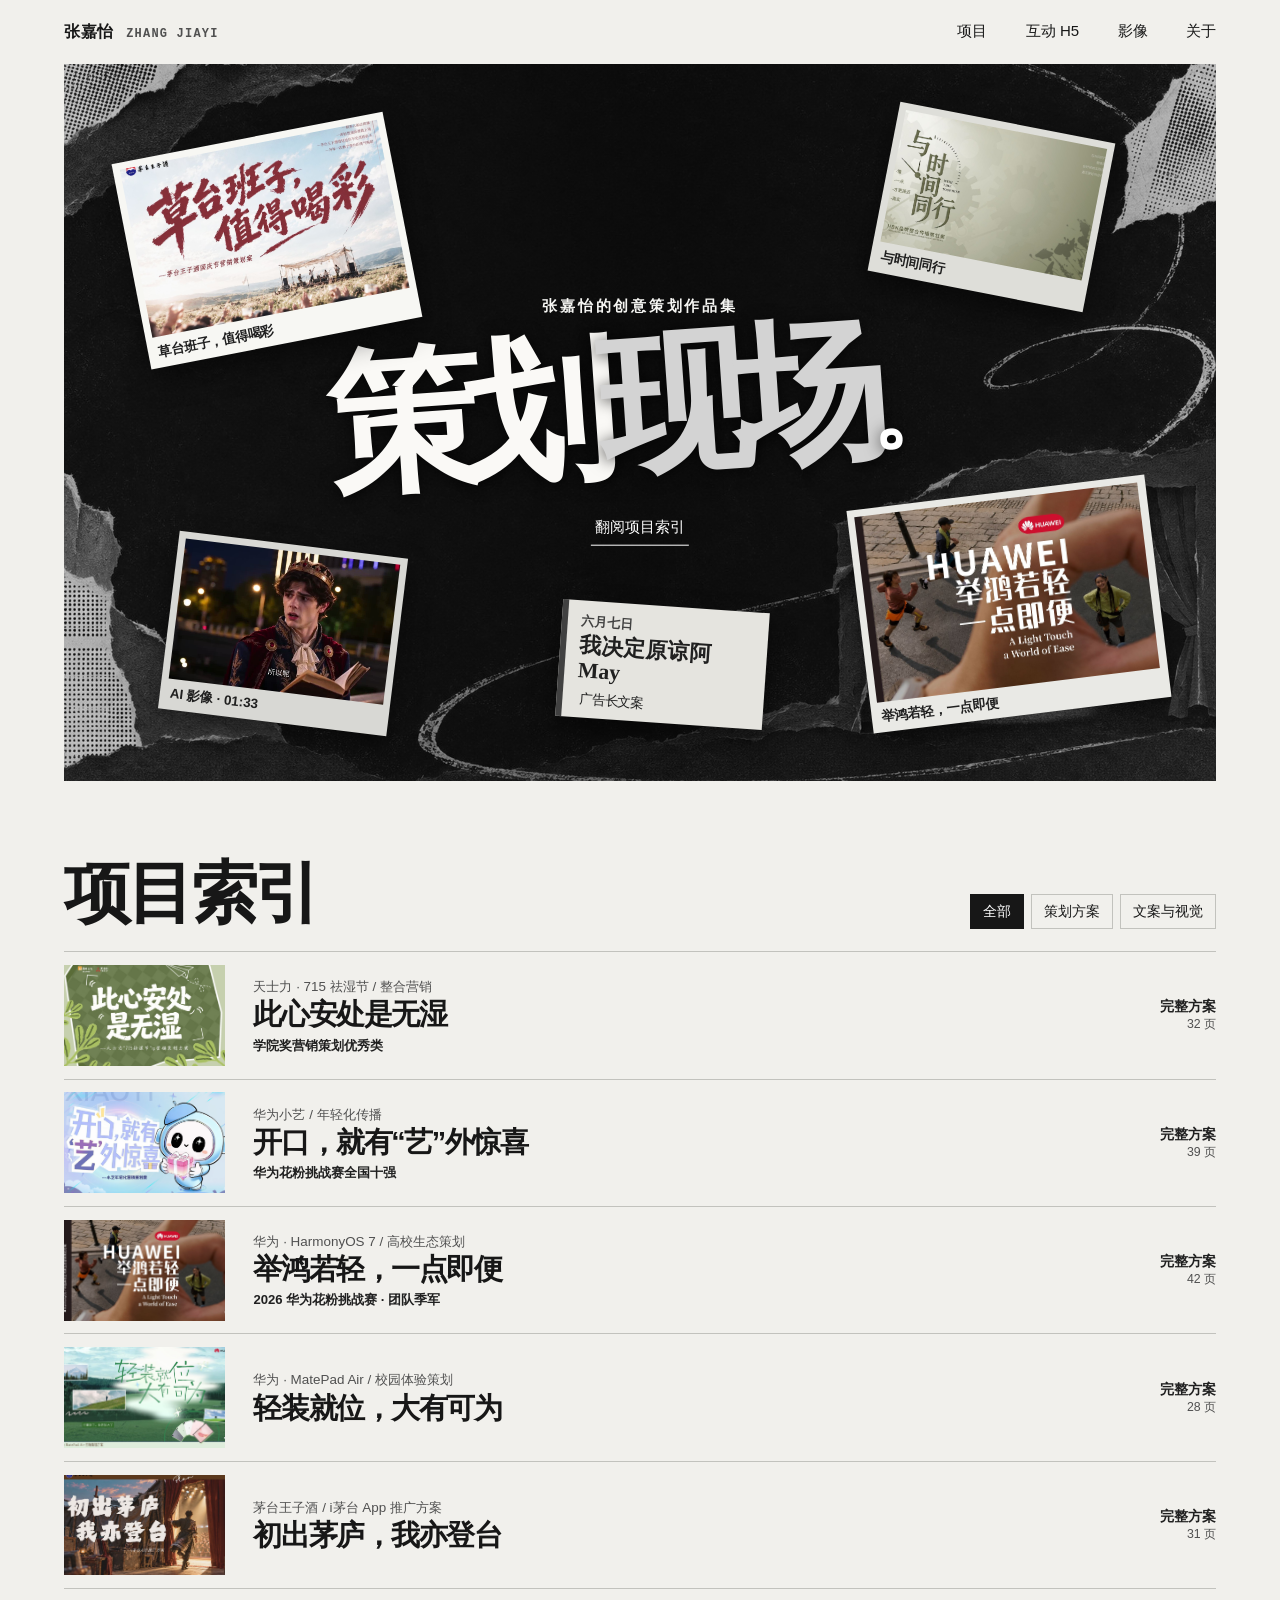
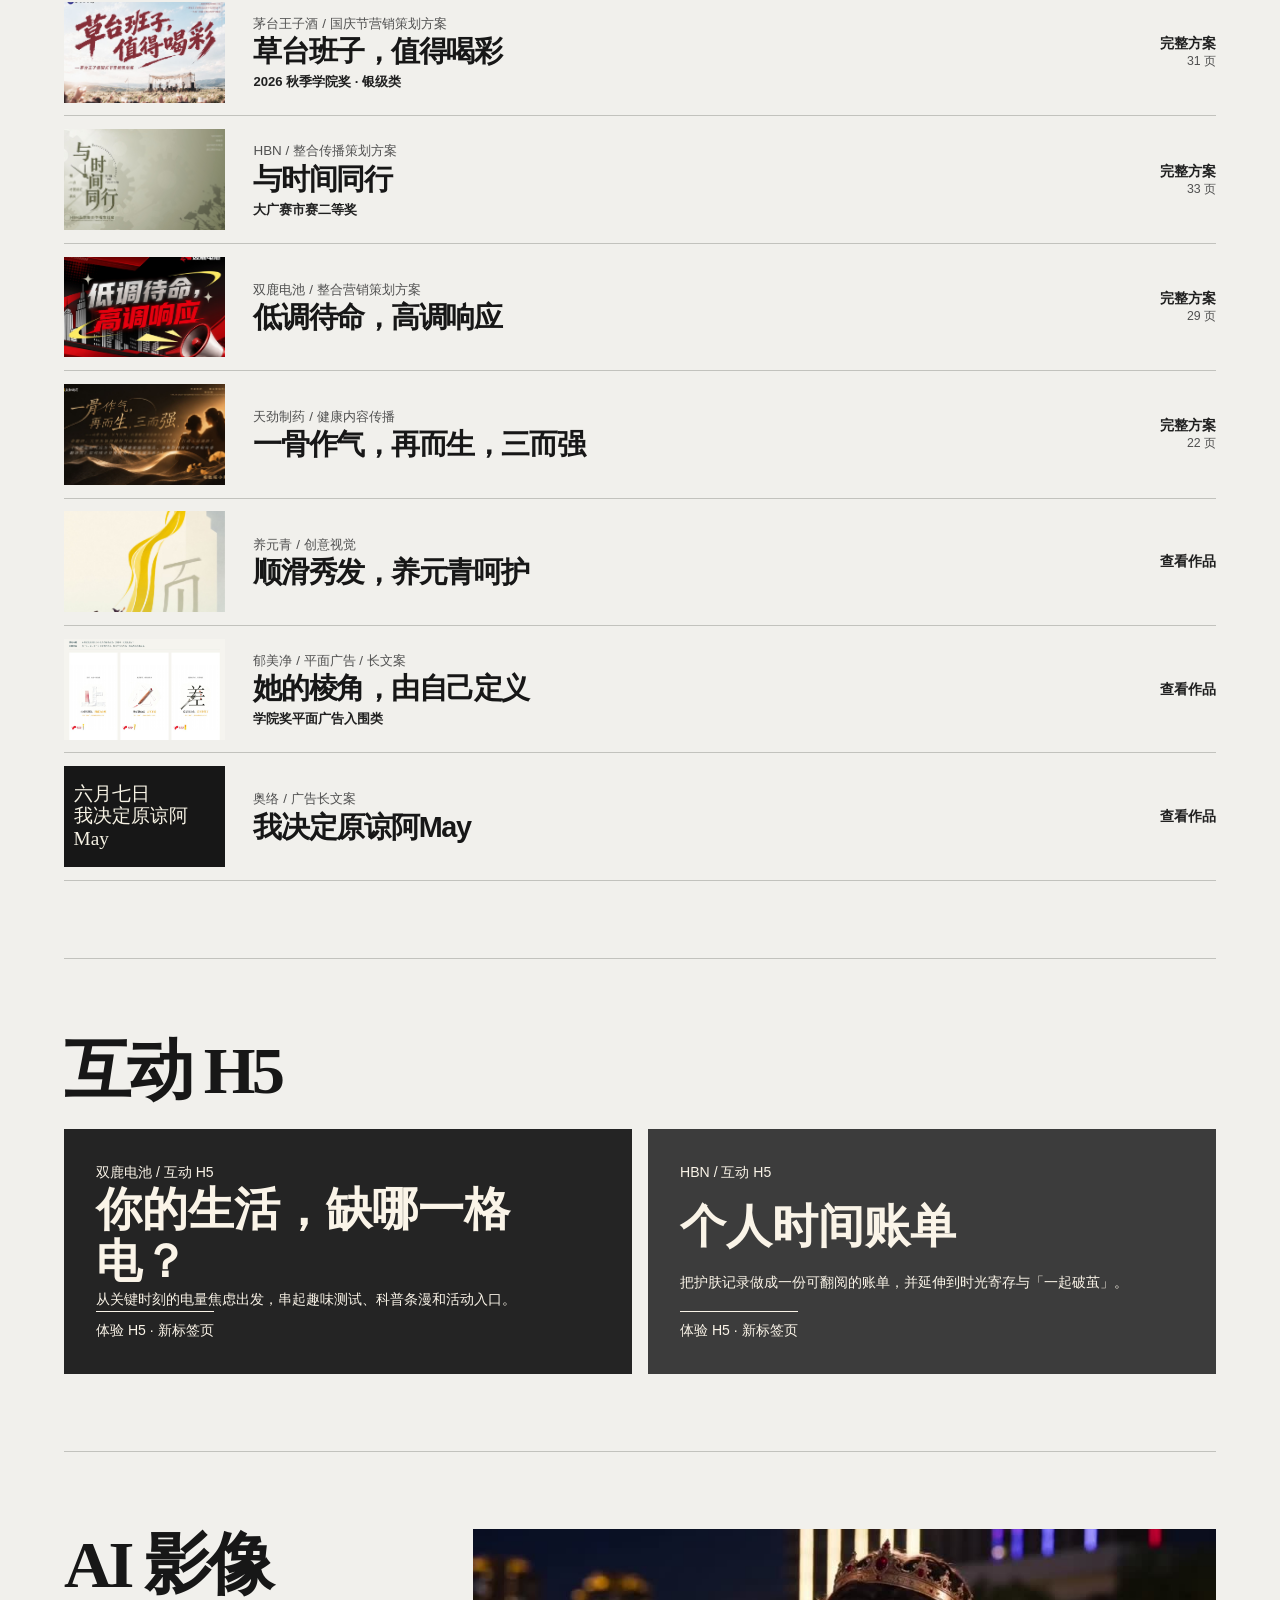
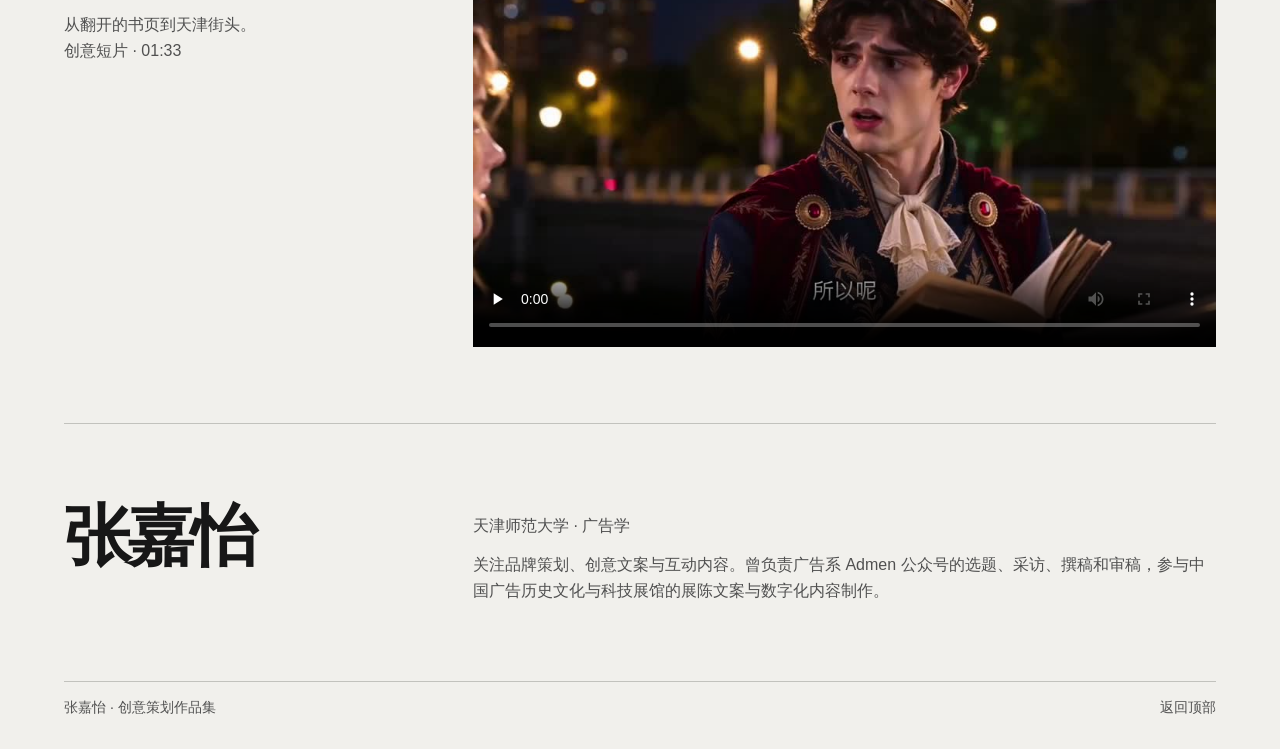
<file: index.html>
<!doctype html>
<html lang="zh-CN">
<head>
  <meta charset="utf-8"><meta name="viewport" content="width=device-width, initial-scale=1">
  <meta name="description" content="张嘉怡的创意策划作品集。完整方案、互动 H5、文案与 AI 影像。">
  <meta name="theme-color" content="#e8e6df">
  <title>张嘉怡｜创意策划作品集</title>
  <link rel="stylesheet" href="style.css?v=original-colors"><script defer src="decks.js"></script><script defer src="app.js"></script>
</head>
<body>
  <header class="mast page"><a class="wordmark" href="./">张嘉怡 <span>ZHANG JIAYI</span></a><nav aria-label="主导航"><a href="#work">项目</a><a href="#interactive">互动 H5</a><a href="#film">影像</a><a href="#about">关于</a></nav></header>
  <main class="page">
    <section class="hero poster-hero" aria-labelledby="hero-title">
      <div class="poster-heading"><p>张嘉怡的创意策划作品集</p><h1 id="hero-title">策划<em>现场</em><span>。</span></h1><a class="poster-index" href="#work">翻阅项目索引</a></div>
      <a class="poster-piece piece-stage" href="project.html?work=stage"><img src="assets/decks/stage/page-01.jpg" alt=""><span>草台班子，值得喝彩</span></a>
      <a class="poster-piece piece-huawei" href="project.html?work=huawei"><img src="assets/decks/huawei/page-01.jpg" alt=""><span>举鸿若轻，一点即便</span></a>
      <a class="poster-piece piece-hbn" href="project.html?work=hbn"><img src="assets/decks/hbn/page-01.jpg" alt=""><span>与时间同行</span></a>
      <a class="poster-piece piece-film" href="#film"><img src="assets/ai-poster.jpg" alt=""><span>AI 影像 · 01:33</span></a>
      <a class="poster-piece piece-copy" href="project.html?work=aoluo"><span class="copy-date">六月七日</span><strong>我决定原谅阿May</strong><span>广告长文案</span></a>
    </section>
    <section id="work" class="works section"><header class="section-title"><h2>项目索引</h2><div class="filters" aria-label="筛选项目"><button data-filter="all" aria-pressed="true">全部</button><button data-filter="strategy" aria-pressed="false">策划方案</button><button data-filter="copy" aria-pressed="false">文案与视觉</button></div></header><div id="projects"></div></section>
    <section id="interactive" class="section"><header class="section-title"><h2>互动 H5</h2></header><div class="interactive-grid" id="h5-projects"></div></section>
    <section id="film" class="section film"><header><h2>AI 影像</h2><p>从翻开的书页到天津街头。<br>创意短片 · 01:33</p></header><video controls playsinline preload="none" poster="assets/ai-poster.jpg" aria-label="AI 城市创意短片"><source src="assets/ai-film.mp4" type="video/mp4"><a href="assets/ai-film.mp4">打开 AI 创意视频</a></video></section>
    <section id="about" class="section about"><h2>张嘉怡</h2><div><p>天津师范大学 · 广告学</p><p>关注品牌策划、创意文案与互动内容。曾负责广告系 Admen 公众号的选题、采访、撰稿和审稿，参与中国广告历史文化与科技展馆的展陈文案与数字化内容制作。</p></div></section>
  </main>
  <footer class="page footer"><span>张嘉怡 · 创意策划作品集</span><a href="#">返回顶部</a></footer>
</body></html>
</file>
<file: style.css>
:root{color-scheme:light;--paper:#ebe9e2;--ink:#181b19;--muted:#535954;--line:#b6b9af;--accent:#263fe0;--white:#f8f7f2;--gutter:clamp(1rem,5vw,5.5rem);font-family:"PingFang SC","Microsoft YaHei",sans-serif;color:var(--ink);background:var(--paper);scroll-behavior:smooth}
*{box-sizing:border-box}body{margin:0}a{color:inherit;text-decoration:none}button,input{font:inherit}button{cursor:pointer}a:focus-visible,button:focus-visible,input:focus-visible{outline:3px solid var(--accent);outline-offset:4px}p,h1,h2,h3,figure{margin:0}p{line-height:1.65}img{display:block;width:100%;height:auto}.page{width:min(100% - var(--gutter)*2,92rem);margin-inline:auto}
.mast{display:flex;justify-content:space-between;align-items:center;gap:1rem;min-height:72px;border-bottom:1px solid var(--ink)}.wordmark{font-weight:900;white-space:nowrap}.wordmark span{margin-left:.45rem;color:var(--muted);font:700 .75rem/1 Consolas,monospace;letter-spacing:.1em}.mast nav{display:flex;gap:clamp(.8rem,3vw,2.8rem);font-size:.94rem;white-space:nowrap}.mast a:hover,.footer a:hover{color:var(--accent)}
.hero{display:grid;grid-template-columns:.78fr 1.22fr;align-items:center;gap:clamp(1rem,4vw,5rem);padding-block:clamp(2.8rem,6vw,6rem);border-bottom:1px solid var(--ink)}
.hero h1{font-size:clamp(5rem,13vw,13.8rem);line-height:.9;letter-spacing:-.09em;font-weight:900;margin-left:-.06em;white-space:nowrap}.hero h1 em{font-style:normal;color:var(--accent)}.hero h1 span{font-size:.55em;color:var(--accent)}.hero-foot{margin-top:clamp(1.65rem,4vw,3.8rem);display:grid;gap:.6rem;justify-items:start}.hero-foot p{font-size:clamp(1rem,1.65vw,1.34rem);font-weight:700}.hero-foot a{text-decoration:underline;text-underline-offset:.28em;color:var(--muted)}
.spotlight{align-self:end;min-width:0}.spotlight-cover{touch-action:pan-y pinch-zoom;position:relative;display:block;background:#20232a;overflow:hidden}.spotlight-cover img{width:100%;aspect-ratio:1.55;object-fit:contain;transition:transform .5s cubic-bezier(.2,.8,.2,1)}.spotlight-cover:hover img{transform:scale(1.028)}.spotlight-cover span{position:absolute;right:.8rem;bottom:.8rem;background:var(--white);padding:.55rem .8rem;color:var(--ink);font-size:.88rem;font-weight:800}.spotlight-meta{margin-top:.95rem;display:flex;justify-content:space-between;align-items:end;gap:.5rem 1rem;flex-wrap:wrap}.spotlight-meta p{font-size:.89rem;color:var(--muted)}.spotlight-meta h2{font-size:clamp(1.28rem,2.8vw,2.7rem);line-height:1.22;letter-spacing:-.065em}.spotlight-meta>span,.award{font-size:.89rem;color:var(--accent);font-weight:800}.spotlight-controls,.filters{display:flex;flex-wrap:wrap;gap:.45rem}.spotlight-controls{margin-top:.8rem}.spotlight-controls button,.filters button{border:1px solid var(--line);background:none;color:var(--ink);padding:.45rem .75rem;font-size:.86rem}.spotlight-controls button:hover,.filters button:hover,.spotlight-controls [aria-pressed=true],.filters [aria-pressed=true]{color:white;background:var(--ink);border-color:var(--ink)}
.section{padding-block:clamp(2.5rem,6vw,5.8rem);border-bottom:1px solid var(--ink);scroll-margin-top:.8rem}.section-title{display:flex;justify-content:space-between;align-items:end;gap:1rem;margin-bottom:1.4rem}.section h2{font-size:clamp(2.15rem,5.2vw,5rem);line-height:1.07;letter-spacing:-.095em}.case-row{display:grid;grid-template-columns:clamp(4.4rem,14%,11rem) 1fr minmax(7.5rem,auto);gap:clamp(.8rem,2.2vw,2.2rem);align-items:center;padding:.8rem 0;border-top:1px solid var(--line);min-width:0;transition:background .25s,padding .3s}.case-row:last-child{border-bottom:1px solid var(--line)}.case-row:hover{background:var(--white);padding-inline:.6rem}.case-row img,.typed{aspect-ratio:1.6;object-fit:cover;background:var(--ink)}.typed{display:grid;align-content:center;padding:.6rem;color:#f7f3e5;font-family:SimSun,serif;font-size:clamp(.82rem,1.5vw,1.25rem);line-height:1.15}.row-name p{font-size:.84rem;color:var(--muted)}.row-name h3{font-size:clamp(1rem,2.25vw,2.1rem);letter-spacing:-.05em;line-height:1.18}.row-name .award{display:block;margin-top:.26rem;font-size:.82rem}.row-action{justify-self:end;color:var(--accent);font-size:.9rem;font-weight:800;text-align:right}.row-action span{display:block;color:var(--muted);font-size:.77rem;font-weight:400}
.interactive-grid{display:grid;grid-template-columns:1fr 1fr;gap:1rem}.h5-card{min-height:14rem;display:flex;flex-direction:column;justify-content:space-between;padding:clamp(1rem,3vw,2rem);background:#171b27;color:#faf4e8;transition:transform .3s}.h5-card:nth-child(2){background:#5b6251}.h5-card:hover{transform:translateY(-4px)}.h5-card p{font-size:.88rem}.h5-card h3{font-family:SimSun,serif;font-size:clamp(1.65rem,3.6vw,3.8rem);line-height:1.13}.h5-card .h5-label{width:max-content;padding-top:.4rem;border-top:1px solid currentColor}
.film,.about{display:grid;grid-template-columns:.65fr 1.35fr;gap:clamp(1rem,4vw,4rem);align-items:start}.film p,.about p{margin-top:.75rem;color:var(--muted)}.film video{width:100%;aspect-ratio:16/9;background:#171b27}.about>div{max-width:47rem}.footer{display:flex;justify-content:space-between;gap:1rem;padding-block:1rem 2rem;color:var(--muted);font-size:.88rem}
.detail-head{padding-block:clamp(1.7rem,5vw,5rem);border-bottom:1px solid var(--ink)}.identity-line{font-size:.89rem;color:var(--muted);font-weight:800}.detail-head h1{font-size:clamp(2.1rem,6.6vw,6.7rem);letter-spacing:-.08em;line-height:1.14;margin:.45rem 0 .7rem}.detail-head .award{margin:.5rem 0}.detail-head .deck-summary{max-width:46rem}.brief{display:grid;grid-template-columns:repeat(auto-fit,minmax(min(100%,15rem),1fr));gap:1rem;margin:1.25rem 0 0}.brief dt{font-weight:800;font-size:.88rem;color:var(--accent)}.brief dd{margin:.28rem 0 0;color:var(--muted);line-height:1.6}.related-h5{display:inline-block;margin-top:1rem;color:var(--accent);text-decoration:underline;text-underline-offset:.2em}
.samples,.copy-sheet{max-width:65rem;margin:1.3rem auto 3rem}.samples figure{margin-block:1rem}.samples figcaption{padding:.4rem 0;color:var(--muted)}.copy-sheet{background:var(--white);padding:clamp(1.1rem,5vw,3.5rem);border-top:4px solid var(--accent)}.copy-text{white-space:pre-wrap;font-family:SimSun,serif;font-size:clamp(1.08rem,2vw,1.4rem);line-height:1.9;margin-top:1rem}.footnote{font-size:.87rem;color:var(--muted)}
@keyframes arrive{from{opacity:.35;transform:translateY(9px)}to{opacity:1;transform:none}}.spotlight-cover img.swap,.case-row{animation:arrive .33s ease-out both}
@media(max-width:750px){.hero{grid-template-columns:1fr;gap:1.8rem}.hero h1{font-size:clamp(4.35rem,14vw,9rem)}.hero h1 br{display:none}.hero-foot{margin-top:1rem}.mast{min-height:59px}.wordmark span{display:none}.section-title{align-items:start;flex-direction:column}.about,.film{grid-template-columns:1fr}.section h2{letter-spacing:-.07em}.case-row{grid-template-columns:clamp(4rem,19%,7rem) 1fr auto}.row-action{font-size:.79rem}.row-action span{font-size:.72rem}}
@media(max-width:500px){.interactive-grid{grid-template-columns:1fr}.h5-card{min-height:10.5rem}.mast nav{gap:.66rem;font-size:.82rem}.case-row{gap:.5rem}.row-name p,.row-name .award{font-size:.75rem}.spotlight-meta{display:grid;gap:.22rem}}
@media(prefers-reduced-motion:reduce){*,*::before,*::after{scroll-behavior:auto!important;animation:none!important;transition:none!important}}
:root{--paper:#f1f0ec;--ink:#171717;--muted:#505050;--line:#c2c2bd;--accent:#202020;--white:#faf9f6;--plum:#151515;--bright:#fff;--screen:#101010}
body{background:var(--paper);color:var(--ink)}.mast{min-height:64px;border-bottom:0}.wordmark{letter-spacing:.04em}.mast nav a{padding:.45rem 0;border-bottom:1px solid transparent}.mast nav a:hover{border-color:currentColor}
.hero{color:var(--white);background:var(--plum);border:0;position:relative;isolation:isolate;min-height:clamp(33rem,51vw,46rem);padding:clamp(2rem,4.5vw,5rem);grid-template-columns:.62fr 1.38fr;gap:clamp(1.8rem,5.2vw,5.8rem);overflow:hidden}
.hero::before{content:"";position:absolute;z-index:-1;inset:0;background:repeating-linear-gradient(107deg,transparent 0 71px,#ffffff0a 72px 73px,transparent 74px 158px);mask-image:linear-gradient(100deg,#000,transparent 85%)}
.hero-copy{align-self:center}.hero-heading p{font-size:.95rem;font-weight:650;letter-spacing:.045em;margin-bottom:1.7rem;color:#f2e6ed}
.hero h1{font-family:"Songti SC","Noto Serif CJK SC",SimSun,serif;font-weight:700;font-size:clamp(5.2rem,11.6vw,11rem);line-height:.92;letter-spacing:-.11em;margin-left:-.055em}.hero h1 em{color:var(--white)}.hero h1 span{color:var(--bright)}.hero-foot{margin-top:1.8rem}.hero-foot p{color:#e0d4df;font-size:.98rem;font-weight:400}.hero-foot a{color:var(--bright);padding:.32rem 0}
.spotlight{align-self:center;min-width:0}.showcase-frame{position:relative;isolation:isolate;margin-right:.55rem}.showcase-frame::before{content:"";position:absolute;inset:7% -.7rem -.65rem 3%;z-index:-1;background:var(--bright);transform:rotate(2deg)}.spotlight-cover{background:#150f19;border:1px solid #f0ebd67a;box-shadow:0 14px 38px #12101355}.spotlight-cover img{aspect-ratio:1.62;object-fit:contain}.spotlight-cover span{background:var(--bright);font-size:.88rem;color:#251a28}
.spotlight-meta{margin-top:1.7rem}.spotlight-meta p{color:#e0d4df}.spotlight-meta h2{letter-spacing:-.035em}.spotlight-meta>span{color:var(--bright)}.spotlight-controls button{border-color:#c1aabc;color:var(--white);min-height:38px}.spotlight-controls button:hover,.spotlight-controls [aria-pressed=true]{background:var(--bright);border-color:var(--bright);color:var(--plum)}
.section h2,.detail-head h1{font-family:"Songti SC","Noto Serif CJK SC",SimSun,serif;letter-spacing:-.055em}.section{border-color:var(--line)}.case-row{min-height:82px}.h5-card{background:#242424}.h5-card:nth-child(2){background:#3c3c3c}.footer{color:var(--muted)}
.reader{margin:1.5rem auto 3.5rem;background:var(--plum);color:var(--white);padding:clamp(.6rem,1.65vw,1.5rem);max-width:76rem;border:1px solid #414141;scroll-margin-top:.75rem}.reader-heading,.reader-controls{display:grid;grid-template-columns:1fr auto 1fr;align-items:center;gap:.6rem;padding:.35rem .25rem .8rem}.reader-heading strong,.reader-heading p,.reader-heading a,.reader-controls button,.reader-controls form{font-size:.9rem}.reader-heading a,.reader-controls button:last-child{justify-self:end}.reader-heading a{color:var(--bright);text-decoration:underline;text-underline-offset:.25em}.reader-heading p{color:#d7d7d7}
.reader-screen{aspect-ratio:var(--slide-ratio);max-height:72svh;position:relative;display:grid;place-items:center;overflow:hidden;background:var(--screen);touch-action:pan-y pinch-zoom;cursor:grab;user-select:none}.reader-screen:active{cursor:grabbing}.reader-screen img{position:absolute;inset:0;width:100%;height:100%;object-fit:contain;pointer-events:none}.reader-screen p{padding:1rem;text-align:center}.reader-screen [hidden]{display:none}
.reader-controls{padding:.8rem .25rem .3rem}.reader-controls button{justify-self:start;min-height:43px;padding:.45rem .7rem;border:1px solid #b3b3b3;color:var(--white);background:transparent}.reader-controls button:hover:not(:disabled){background:var(--bright);color:var(--plum)}.reader-controls button:disabled{opacity:.45;cursor:default}.reader-controls input{width:3.6rem;min-height:38px;border:1px solid #b3b3b3;color:var(--white);background:var(--screen);text-align:center}.reader-controls form{display:flex;align-items:center;gap:.5rem}.reader :focus-visible,.hero :focus-visible{outline-color:var(--bright)}
.visually-hidden{position:absolute;width:1px;height:1px;padding:0;margin:-1px;overflow:hidden;clip-path:inset(50%);white-space:nowrap;border:0}
@media(max-width:750px){.hero{min-height:0;grid-template-columns:1fr;gap:1.5rem;padding:1.4rem;margin-inline:0}.hero h1{font-size:clamp(3.9rem,13.8vw,7rem)}.hero-heading p{margin-bottom:.7rem}.hero-foot{margin-top:.9rem;gap:.2rem}.spotlight-meta{margin-top:1.25rem}.reader-heading p{font-size:.75rem}}
@media(max-width:460px){.reader-heading{grid-template-columns:1fr auto}.reader-heading p{grid-column:1/-1;grid-row:2}.reader-heading a{grid-column:2;grid-row:1}.reader-controls button{padding-inline:.55rem}}
.poster-hero{display:block;min-height:clamp(38rem,56vw,50rem);padding:0;background:var(--plum);isolation:isolate}
.poster-hero::before{background:linear-gradient(90deg,#0002,#0006 45% 55%,#0002),url(assets/portfolio-poster.jpg) center/cover no-repeat;filter:grayscale(1);mask-image:none}
.poster-heading{position:absolute;z-index:1;left:50%;top:49%;width:max-content;max-width:100%;text-align:center;transform:translate(-50%,-50%)}
.poster-heading p{font-size:.96rem;font-weight:700;letter-spacing:.18em;color:#f5f5f2;margin-bottom:1rem}
.hero .poster-heading h1{font-size:clamp(5.2rem,12vw,11.4rem);line-height:.94;letter-spacing:-.12em;margin:0 .12em .26em 0;transform:rotate(-4deg);text-shadow:0 2px 16px #000a}
.poster-heading h1 em{font-style:normal;color:#d3d3d3}.poster-index{color:var(--bright);font-size:.94rem;padding:.55rem .25rem;border-bottom:1px solid currentColor}.poster-index:hover{color:var(--white)}
.poster-piece{position:absolute;z-index:2;width:var(--piece-width);display:block;padding:.45rem .45rem .36rem;background:#f7f7f3;color:#202020;box-shadow:0 12px 28px #0007;transform:rotate(var(--rotation));transform-origin:center;transition:transform .42s cubic-bezier(.23,1,.32,1),box-shadow .35s}
.poster-piece img{aspect-ratio:1.53;object-fit:cover}.poster-piece span{display:block;font-weight:750;font-size:clamp(.78rem,1.05vw,.97rem);padding:.38rem .18rem .1rem;line-height:1.3}.poster-piece:hover,.poster-piece:focus-visible{z-index:3;transform:translateY(-7px) rotate(0) scale(1.08);box-shadow:0 18px 35px #000b}
.piece-stage{--piece-width:24%;--rotation:-11deg;left:5.6%;top:10%}
.piece-hbn{--piece-width:19%;--rotation:11deg;right:10%;top:8%;background:#deded9}
.piece-huawei{--piece-width:26%;--rotation:-7deg;right:5%;bottom:9%;background:#e9e9e5}
.piece-film{--piece-width:20%;--rotation:7deg;left:9%;bottom:8%;background:#d8d8d4}
@media(max-width:770px){
 .poster-hero{display:grid;grid-template-columns:1fr 1fr;gap:1rem;padding:1.5rem 1.15rem 2rem;min-height:0}
 .poster-heading{position:relative;left:auto;top:auto;transform:none;grid-column:1/-1;width:auto;margin:.65rem 0 1.1rem}
 .poster-heading p{font-size:.83rem;letter-spacing:.08em}
 .hero .poster-heading h1{font-size:clamp(3.4rem,13.4vw,6.8rem)}
 .poster-piece{position:relative;width:100%;inset:auto}
 .piece-stage,.piece-huawei{--rotation:-4deg}.piece-hbn,.piece-film{--rotation:4deg}
 .piece-huawei{grid-column:2;grid-row:2}.piece-hbn{grid-column:1;grid-row:3}
}
.piece-copy{--piece-width:18%;--rotation:4deg;left:43%;bottom:8%;background:#e5e4df;border-left:6px solid #414141;padding:.8rem .85rem .55rem;font-family:"Songti SC",SimSun,serif}.piece-copy strong{display:block;font-size:clamp(.9rem,1.7vw,1.45rem);line-height:1.15}.piece-copy .copy-date{font-size:.8rem;color:#414141;padding:0 0 .25rem}.piece-copy span:last-child{font-family:inherit;font-weight:400}
@media(min-width:771px) and (prefers-reduced-motion:no-preference){.poster-piece{translate:var(--drift-x,0px) var(--drift-y,0px)}.piece-hbn,.piece-film{translate:calc(var(--drift-x,0px) * -.66) calc(var(--drift-y,0px) * -.66)}}
@media(max-width:770px){.piece-copy{inset:auto;grid-column:1/-1;width:min(82%,19rem);justify-self:center;padding:.65rem .8rem;--rotation:-3deg}.piece-copy strong{font-size:1.15rem}}
</file>
